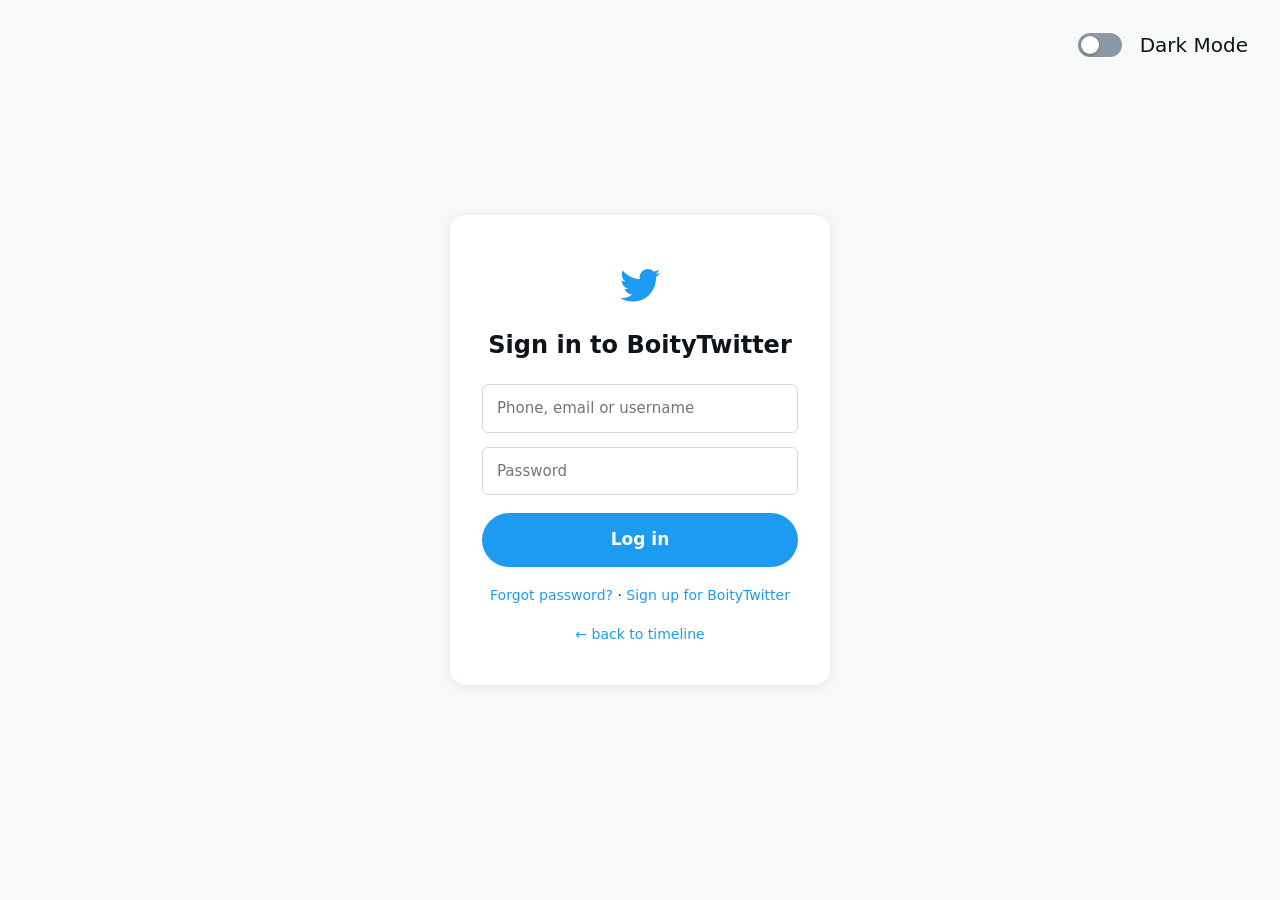
<file: login.html>
<!DOCTYPE html>
<html lang="en">
<head>
  <meta charset="UTF-8">
  <meta name="viewport" content="width=device-width, initial-scale=1.0">
  <title>Log in / BoityTwitter</title>

  <link href="https://cdn.jsdelivr.net/npm/bootstrap@5.3.3/dist/css/bootstrap.min.css" rel="stylesheet">
  <link href="https://cdn.jsdelivr.net/npm/bootstrap-icons@1.11.3/font/bootstrap-icons.css" rel="stylesheet">
  <link rel="stylesheet" href="style.css">
  <script>
    document.documentElement.dataset.theme = localStorage.getItem('boity-theme') ||
      (matchMedia('(prefers-color-scheme: dark)').matches ? 'dark' : 'light');
  </script>

  <style>
    .login-page {
      min-height: 100vh;
      display: flex;
      align-items: center;
      justify-content: center;
      background-color: var(--bg-soft);
    }

    .login-card {
      background-color: var(--bg);
      width: 100%;
      max-width: 380px;
      padding: 40px 32px;
      border-radius: 16px;
      box-shadow: 0 2px 12px rgba(0, 0, 0, 0.08);
      text-align: center;
    }

    .login-card .bi-twitter {
      font-size: 40px;
      color: var(--blue);
    }

    .login-card h1 {
      font-size: 24px;
      font-weight: 800;
      margin: 16px 0 24px 0;
    }

    .login-card input {
      width: 100%;
      padding: 12px 14px;
      margin-bottom: 14px;
      border: 1px solid var(--input-border);
      background-color: var(--bg);
      color: var(--text);
      border-radius: 6px;
      font-size: 15px;
      outline: none;
    }

    .login-card input:focus {
      border-color: var(--blue);
    }

    .login-card .tweet-btn {
      width: 100%;
      margin-top: 4px;
    }

    .login-links {
      margin-top: 18px;
      font-size: 14px;
    }

    .login-links a {
      color: var(--blue);
      text-decoration: none;
    }

    .login-links a:hover {
      text-decoration: underline;
    }

    .login-theme-toggle {
      position: fixed;
      top: 18px;
      right: 18px;
      width: auto;
    }
  </style>
</head>
<body>

  <button type="button" class="nav-item theme-toggle login-theme-toggle" aria-label="Switch to dark mode" aria-pressed="false">
    <span class="theme-switch" aria-hidden="true"><span class="theme-switch-knob"></span></span>
    <span class="theme-label">Dark mode</span>
  </button>

  <div class="login-page">
    <div class="login-card">
      <i class="bi bi-twitter"></i>
      <h1>Sign in to BoityTwitter</h1>

      <form action="index.html">
        <input type="text" placeholder="Phone, email or username" required>
        <input type="password" placeholder="Password" required>
        <button type="submit" class="tweet-btn">Log in</button>
      </form>

      <div class="login-links">
        <a href="#">Forgot password?</a> &middot;
        <a href="#">Sign up for BoityTwitter</a>
      </div>
      <div class="login-links">
        <a href="index.html">&larr; back to timeline</a>
      </div>
    </div>
  </div>

  <script src="script.js"></script>

</body>
</html>
</file>
<file: style.css>
:root {
  --bg: #ffffff;
  --bg-soft: #f7f9f9;
  --text: #0f1419;
  --text-muted: #536471;
  --border: #eff3f4;
  --blue: #1d9bf0;
  --blue-dark: #1a8cd8;
  --green: #00ba7c;
  --pink: #f91880;
  --blue-soft: #e8f5fd;
  --hover: #eef1f2;
  --header-bg: rgba(255, 255, 255, 0.9);
  --input-border: #cfd9de;
  color-scheme: light;
}

[data-theme="dark"] {
  --bg: #000000;
  --bg-soft: #16181c;
  --text: #e7e9ea;
  --text-muted: #71767b;
  --border: #2f3336;
  --blue-soft: rgba(29, 155, 240, 0.12);
  --hover: #1d1f23;
  --header-bg: rgba(0, 0, 0, 0.88);
  --input-border: #536471;
  color-scheme: dark;
}

* {
  margin: 0;
  padding: 0;
  box-sizing: border-box;
}

body {
  font-family: var(--bs-body-font-family);
  background-color: var(--bg);
  color: var(--text);
  transition: background-color 0.2s, color 0.2s;
}

.page {
  display: flex;
  justify-content: center;
  height: 100vh;
  overflow: hidden;
}

.avatar {
  width: 48px;
  height: 48px;
  border-radius: 50%;
  flex-shrink: 0;
}

.left-sidebar {
  width: 260px;
  height: 100vh;
  padding: 8px 12px;
  display: flex;
  flex-direction: column;
  justify-content: space-between;
  flex-shrink: 0;
}

.logo {
  display: inline-flex;
  align-items: center;
  justify-content: center;
  width: 52px;
  height: 52px;
  border-radius: 50%;
  font-size: 28px;
  color: var(--blue);
  text-decoration: none;
  transition: background-color 0.2s;
}

.logo:hover {
  background-color: var(--blue-soft);
}

.main-nav {
  display: flex;
  flex-direction: column;
  margin-top: 4px;
}

.nav-item {
  display: flex;
  align-items: center;
  gap: 18px;
  padding: 12px 14px;
  border-radius: 9999px;
  font-size: 20px;
  color: var(--text);
  text-decoration: none;
  width: fit-content;
  transition: background-color 0.2s;
}

.theme-toggle {
  border: 0;
  background: transparent;
  cursor: pointer;
  text-align: left;
}

.theme-switch {
  position: relative;
  width: 44px;
  height: 24px;
  flex: 0 0 44px;
  border-radius: 9999px;
  background-color: #8b98a5;
  transition: background-color 0.2s;
}

.theme-switch-knob {
  position: absolute;
  top: 3px;
  left: 3px;
  width: 18px;
  height: 18px;
  border-radius: 50%;
  background-color: #ffffff;
  box-shadow: 0 1px 3px rgba(0, 0, 0, 0.35);
  transition: transform 0.2s;
}

.theme-toggle[aria-pressed="true"] .theme-switch {
  background-color: var(--blue);
}

.theme-toggle[aria-pressed="true"] .theme-switch-knob {
  transform: translateX(20px);
}

.theme-toggle:focus-visible {
  outline: 2px solid var(--blue);
  outline-offset: 2px;
}

.nav-item i {
  font-size: 24px;
}

.nav-item:hover {
  background-color: var(--bg-soft);
}

.nav-item.active {
  font-weight: 700;
}

.tweet-btn {
  background-color: var(--blue);
  color: white;
  border: none;
  border-radius: 9999px;
  font-size: 17px;
  font-weight: 700;
  padding: 14px 0;
  width: 90%;
  margin-top: 16px;
  cursor: pointer;
  transition: background-color 0.2s;
}

.tweet-btn:hover {
  background-color: var(--blue-dark);
}

.tweet-btn.small {
  width: auto;
  padding: 8px 18px;
  font-size: 15px;
  margin-top: 0;
}

.tweet-btn-icon {
  display: none;
}

.profile-action {
  display: flex;
  align-items: center;
  gap: 10px;
  padding: 10px;
  border-radius: 9999px;
  text-decoration: none;
  color: var(--text);
  transition: background-color 0.2s;
}

.profile-action:hover {
  background-color: var(--bg-soft);
}

.profile-names {
  display: flex;
  flex-direction: column;
  line-height: 1.2;
  flex-grow: 1;
  min-width: 0;
}

.profile-name {
  font-weight: 700;
  font-size: 15px;
}

.profile-handle {
  color: var(--text-muted);
  font-size: 14px;
}

.timeline {
  width: 600px;
  max-width: 100%;
  height: 100vh;
  overflow-y: auto;
  border-left: 1px solid var(--border);
  border-right: 1px solid var(--border);
}

.timeline-header {
  display: flex;
  justify-content: space-between;
  align-items: center;
  padding: 12px 16px;
  position: sticky;
  top: 0;
  background-color: var(--header-bg);
  backdrop-filter: blur(6px);
  border-bottom: 1px solid var(--border);
  z-index: 5;
}

.timeline-header h1 {
  font-size: 20px;
  font-weight: 800;
}

.star-btn {
  background: none;
  border: none;
  font-size: 20px;
  color: var(--text);
  width: 38px;
  height: 38px;
  border-radius: 50%;
  cursor: pointer;
  transition: background-color 0.2s, color 0.2s, transform 0.2s;
}

.star-btn:hover {
  background-color: var(--blue-soft);
  color: var(--blue);
  transform: rotate(20deg);
}

.compose {
  display: flex;
  gap: 12px;
  padding: 12px 16px;
  border-bottom: 1px solid var(--border);
}

.compose-right {
  flex-grow: 1;
}

.compose textarea {
  width: 100%;
  border: none;
  outline: none;
  resize: none;
  font-size: 20px;
  font-family: inherit;
  padding: 8px 0;
  background: transparent;
  color: var(--text);
}

.compose-actions {
  display: flex;
  justify-content: space-between;
  align-items: center;
  margin-top: 8px;
}

.compose-icons {
  display: flex;
  gap: 4px;
}

.compose-icons i {
  color: var(--blue);
  font-size: 18px;
  padding: 8px;
  border-radius: 50%;
  cursor: pointer;
  transition: background-color 0.2s;
}

.compose-icons i:hover {
  background-color: var(--blue-soft);
}

.tweet {
  display: flex;
  gap: 12px;
  padding: 12px 16px;
  border-bottom: 1px solid var(--border);
  transition: background-color 0.2s;
}

.tweet:hover {
  background-color: var(--bg-soft);
}

.tweet-body {
  flex-grow: 1;
  min-width: 0;
}

.tweet-top {
  display: flex;
  gap: 6px;
  align-items: baseline;
  flex-wrap: wrap;
}

.tweet-name {
  font-weight: 700;
  font-size: 15px;
}

.tweet-meta {
  color: var(--text-muted);
  font-size: 14px;
}

.tweet-body p {
  font-size: 15px;
  margin-top: 2px;
  overflow-wrap: break-word;
}

.tweet-actions {
  display: flex;
  justify-content: space-between;
  max-width: 420px;
  margin-top: 10px;
}

.action {
  display: flex;
  align-items: center;
  gap: 6px;
  background: none;
  border: none;
  color: var(--text-muted);
  font-size: 13px;
  cursor: pointer;
  transition: color 0.2s;
}

.action i {
  font-size: 17px;
  padding: 8px;
  border-radius: 50%;
  transition: background-color 0.2s;
}

.action.reply:hover        { color: var(--blue); }
.action.reply:hover i      { background-color: rgba(29, 155, 240, 0.1); }

.action.repost:hover       { color: var(--green); }
.action.repost:hover i     { background-color: rgba(0, 186, 124, 0.1); }

.action.like:hover         { color: var(--pink); }
.action.like:hover i       { background-color: rgba(249, 24, 128, 0.1); }

.action.views:hover        { color: var(--blue); }
.action.views:hover i      { background-color: rgba(29, 155, 240, 0.1); }

.action.bookmark:hover     { color: var(--blue); }
.action.bookmark:hover i   { background-color: rgba(29, 155, 240, 0.1); }


.right-sidebar {
  width: 350px;
  height: 100vh;
  overflow-y: auto;
  padding: 8px 16px 20px 16px;
  flex-shrink: 0;
}

.search-box {
  display: flex;
  align-items: center;
  background-color: var(--bg-soft);
  border-radius: 9999px;
  padding: 4px 6px 4px 18px;
  position: sticky;
  top: 8px;
  z-index: 5;
}

.search-box input {
  border: none;
  outline: none;
  background: transparent;
  flex-grow: 1;
  font-size: 15px;
  color: var(--text);
}

.search-btn {
  background-color: var(--blue);
  color: white;
  border: none;
  border-radius: 50%;
  width: 36px;
  height: 36px;
  cursor: pointer;
  transition: background-color 0.2s;
}

.search-btn:hover {
  background-color: var(--blue-dark);
}

.trends {
  background-color: var(--bg-soft);
  border-radius: 16px;
  margin-top: 16px;
  overflow: hidden;
}

.trends h2 {
  font-size: 19px;
  font-weight: 800;
  padding: 14px 16px 6px 16px;
}

.trend {
  display: flex;
  flex-direction: column;
  padding: 10px 16px;
  cursor: pointer;
  transition: background-color 0.2s;
}

.trend:hover {
  background-color: var(--hover);
}

.trend-meta,
.trend-count {
  font-size: 13px;
  color: var(--text-muted);
}

.trend-name {
  font-size: 15px;
  font-weight: 700;
  margin: 1px 0;
}

.show-more {
  display: block;
  padding: 14px 16px;
  color: var(--blue);
  font-size: 15px;
  text-decoration: none;
}

.show-more:hover {
  background-color: var(--hover);
}

.follow {
  display: flex;
  align-items: center;
  gap: 10px;
  padding: 10px 16px;
  transition: background-color 0.2s;
}

.follow:hover {
  background-color: var(--hover);
}

.follow-btn {
  background-color: var(--text);
  color: var(--bg);
  border: none;
  border-radius: 9999px;
  font-size: 14px;
  font-weight: 700;
  padding: 6px 16px;
  cursor: pointer;
}

.follow-btn:hover {
  opacity: 0.85;
}

.page-footer {
  width: 320px;
  margin-top: 16px;
  padding: 4px;
  font-size: 13px;
  color: var(--text-muted);
}

.page-footer a {
  color: var(--text-muted);
  text-decoration: none;
  margin-right: 10px;
}

.page-footer a:hover {
  text-decoration: underline;
}

.page-footer span {
  display: inline-block;
  margin-top: 6px;
}

.tweet-modal {
  border-radius: 16px;
  background-color: var(--bg);
  color: var(--text);
}

.tweet-modal .modal-header {
  border-bottom: none;
  padding-bottom: 0;
}

[data-theme="dark"] .btn-close {
  filter: invert(1) grayscale(100%) brightness(200%);
}

.tweet-modal .compose {
  border-bottom: none;
  padding-top: 0;
}

@media (max-width: 1100px) {
  .right-sidebar {
    display: none;
  }
}

@media (max-width: 700px) {
  .left-sidebar {
    width: 72px;
    padding: 8px 6px;
    align-items: center;
  }

  .nav-item > span:not(.theme-switch),
  .profile-names,
  .profile-action .bi-three-dots {
    display: none;
  }

  .tweet-btn {
    width: 50px;
    height: 50px;
    padding: 0;
  }

  .tweet-btn-text {
    display: none;
  }

  .tweet-btn-icon {
    display: inline;
    font-size: 20px;
  }

  .timeline {
    width: 100%;
  }
}
</file>
